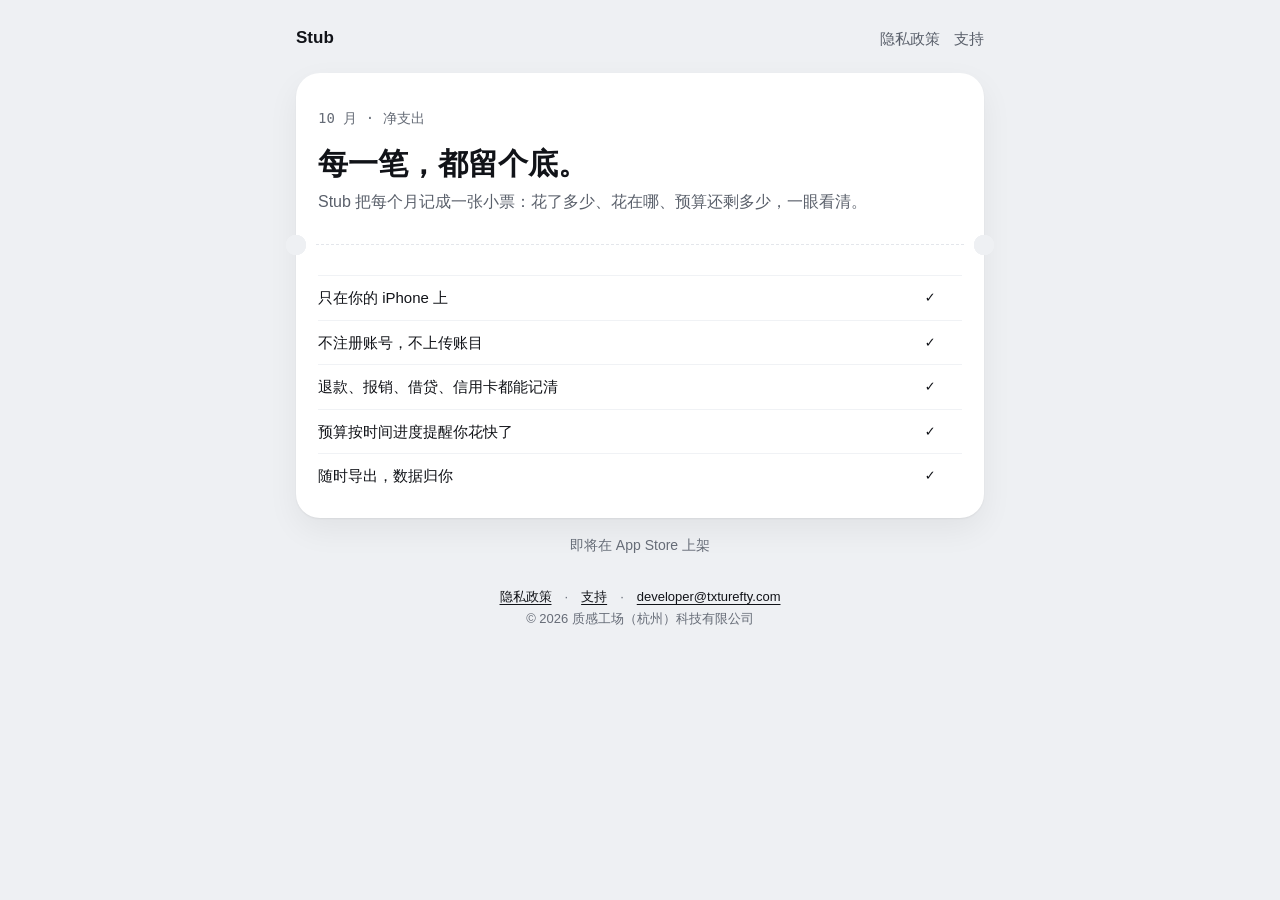
<file: index.html>
<!doctype html>
<html lang="zh-CN">
<head>
<meta charset="utf-8">
<meta name="viewport" content="width=device-width,initial-scale=1">
<title>Stub</title>
<meta name="description" content="Stub：只在你的 iPhone 上运行的小票式记账 App。">
<link rel="stylesheet" href="style.css">
</head>
<body>
<div class="wrap">
<nav><span class="brand">Stub</span><span class="links"><a href="privacy.html">隐私政策</a><a href="support.html">支持</a></span></nav>
<article class="receipt">
<div class="sec">
<p class="muted mono">10 月 · 净支出</p>
<h1>每一笔，都留个底。</h1>
<p class="lead">Stub 把每个月记成一张小票：花了多少、花在哪、预算还剩多少，一眼看清。</p>
</div>
<div class="perf" aria-hidden="true"></div>
<div class="sec">
<table>
<tr><td>只在你的 iPhone 上</td><td class="c mono">✓</td></tr>
<tr><td>不注册账号，不上传账目</td><td class="c mono">✓</td></tr>
<tr><td>退款、报销、借贷、信用卡都能记清</td><td class="c mono">✓</td></tr>
<tr><td>预算按时间进度提醒你花快了</td><td class="c mono">✓</td></tr>
<tr><td>随时导出，数据归你</td><td class="c mono">✓</td></tr>
</table>
</div>
</article>
<p class="muted" style="text-align:center">即将在 App Store 上架</p>
<footer><a href="privacy.html">隐私政策</a>　·　<a href="support.html">支持</a>　·　<a href="mailto:developer@txturefty.com">developer@txturefty.com</a><br>© 2026 质感工场（杭州）科技有限公司</footer>
</div>
</body>
</html>
</file>
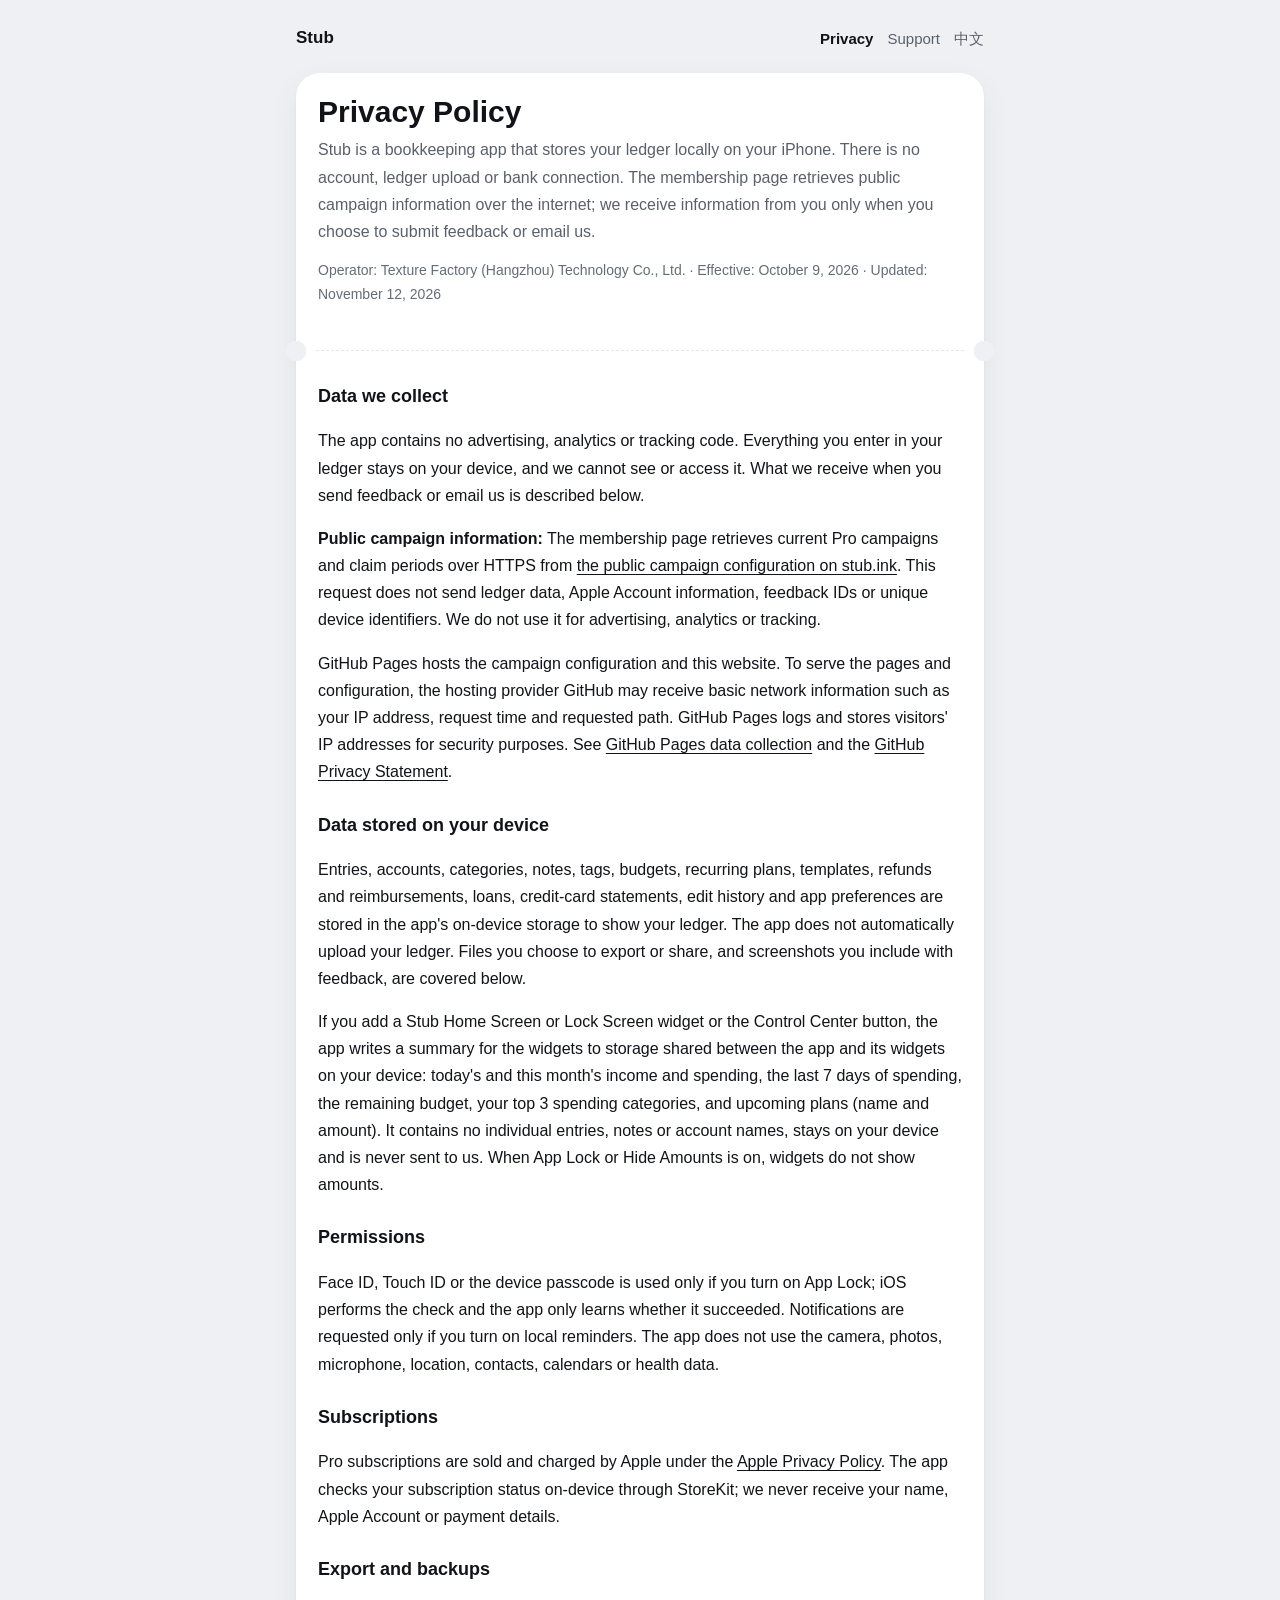
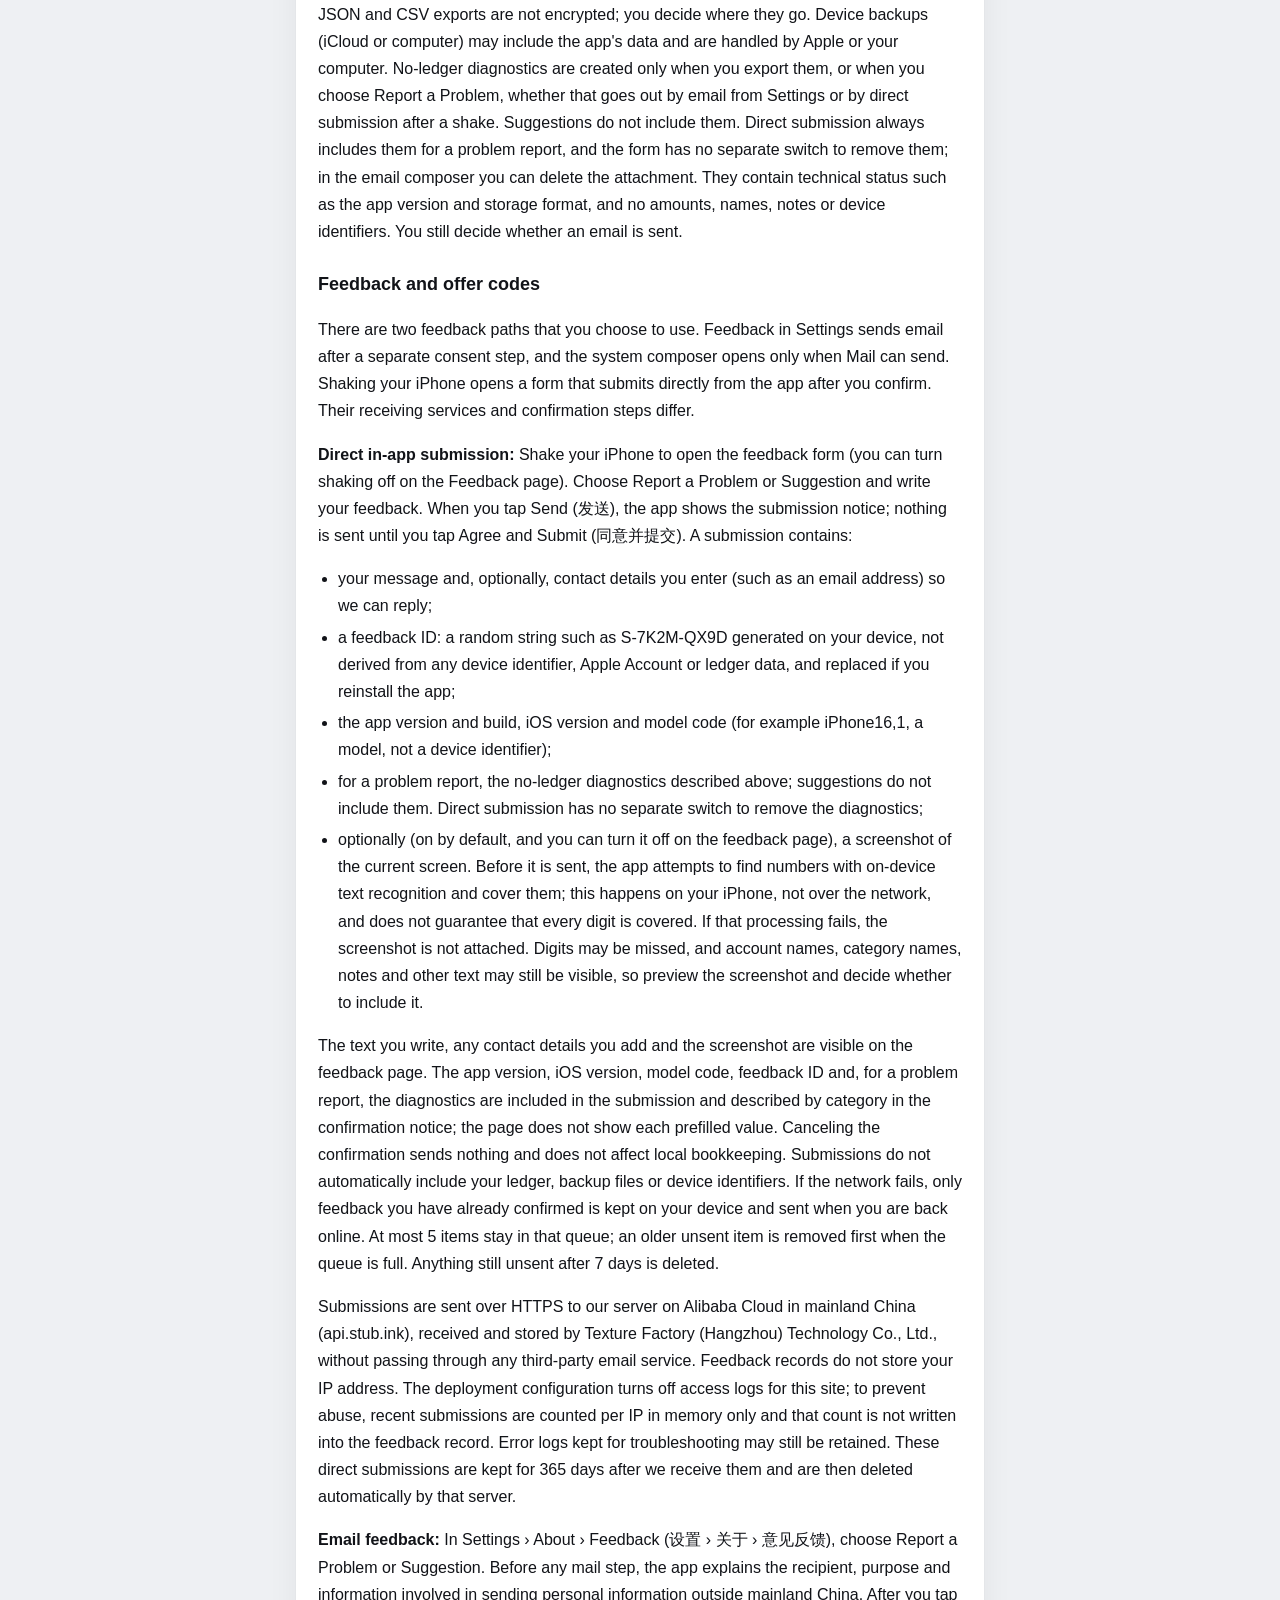
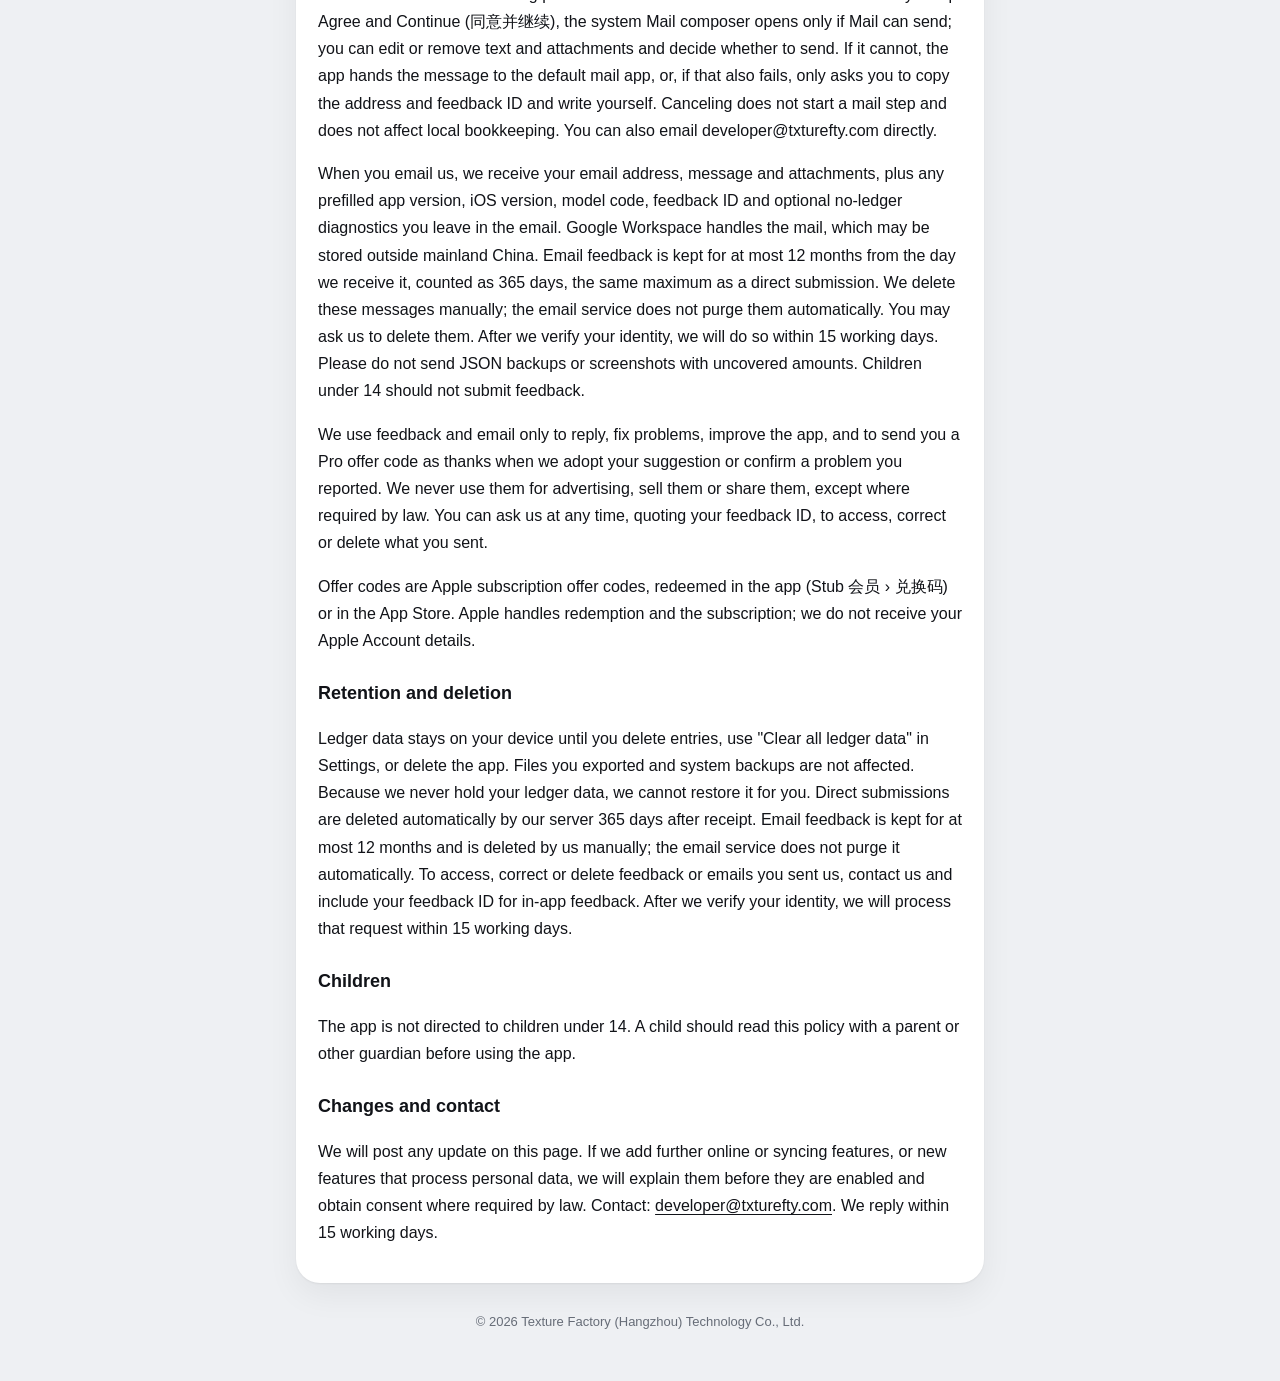
<file: privacy-en.html>
<!doctype html>
<html lang="en">
<head>
<meta charset="utf-8">
<meta name="viewport" content="width=device-width,initial-scale=1">
<title>Privacy Policy · Stub</title>
<link rel="stylesheet" href="style.css">
</head>
<body>
<div class="wrap">
<nav><a class="brand" href="./">Stub</a><span class="links"><a href="privacy-en.html" aria-current="page">Privacy</a><a href="support-en.html">Support</a><a href="privacy.html">中文</a></span></nav>
<article class="receipt">
<div class="sec">
<h1>Privacy Policy</h1>
<p class="lead">Stub is a bookkeeping app that stores your ledger locally on your iPhone. There is no account, ledger upload or bank connection. The membership page retrieves public campaign information over the internet; we receive information from you only when you choose to submit feedback or email us.</p>
<p class="muted">Operator: Texture Factory (Hangzhou) Technology Co., Ltd. · Effective: October 9, 2026 · Updated: November 12, 2026</p>
</div>
<div class="perf" aria-hidden="true"></div>
<div class="sec">
<h2>Data we collect</h2>
<p>The app contains no advertising, analytics or tracking code. Everything you enter in your ledger stays on your device, and we cannot see or access it. What we receive when you send feedback or email us is described below.</p>
<p><strong>Public campaign information:</strong> The membership page retrieves current Pro campaigns and claim periods over HTTPS from <a href="https://stub.ink/config/launch-pro.json">the public campaign configuration on stub.ink</a>. This request does not send ledger data, Apple Account information, feedback IDs or unique device identifiers. We do not use it for advertising, analytics or tracking.</p>
<p>GitHub Pages hosts the campaign configuration and this website. To serve the pages and configuration, the hosting provider GitHub may receive basic network information such as your IP address, request time and requested path. GitHub Pages logs and stores visitors' IP addresses for security purposes. See <a href="https://docs.github.com/en/pages/getting-started-with-github-pages/what-is-github-pages#data-collection">GitHub Pages data collection</a> and the <a href="https://docs.github.com/en/site-policy/privacy-policies/github-general-privacy-statement">GitHub Privacy Statement</a>.</p>
<h2>Data stored on your device</h2>
<p>Entries, accounts, categories, notes, tags, budgets, recurring plans, templates, refunds and reimbursements, loans, credit-card statements, edit history and app preferences are stored in the app's on-device storage to show your ledger. The app does not automatically upload your ledger. Files you choose to export or share, and screenshots you include with feedback, are covered below.</p>
<p>If you add a Stub Home Screen or Lock Screen widget or the Control Center button, the app writes a summary for the widgets to storage shared between the app and its widgets on your device: today's and this month's income and spending, the last 7 days of spending, the remaining budget, your top 3 spending categories, and upcoming plans (name and amount). It contains no individual entries, notes or account names, stays on your device and is never sent to us. When App Lock or Hide Amounts is on, widgets do not show amounts.</p>
<h2>Permissions</h2>
<p>Face ID, Touch ID or the device passcode is used only if you turn on App Lock; iOS performs the check and the app only learns whether it succeeded. Notifications are requested only if you turn on local reminders. The app does not use the camera, photos, microphone, location, contacts, calendars or health data.</p>
<h2>Subscriptions</h2>
<p>Pro subscriptions are sold and charged by Apple under the <a href="https://www.apple.com/legal/privacy/">Apple Privacy Policy</a>. The app checks your subscription status on-device through StoreKit; we never receive your name, Apple Account or payment details.</p>
<h2>Export and backups</h2>
<p>JSON and CSV exports are not encrypted; you decide where they go. Device backups (iCloud or computer) may include the app's data and are handled by Apple or your computer. No-ledger diagnostics are created only when you export them, or when you choose Report a Problem, whether that goes out by email from Settings or by direct submission after a shake. Suggestions do not include them. Direct submission always includes them for a problem report, and the form has no separate switch to remove them; in the email composer you can delete the attachment. They contain technical status such as the app version and storage format, and no amounts, names, notes or device identifiers. You still decide whether an email is sent.</p>
<h2>Feedback and offer codes</h2>
<p>There are two feedback paths that you choose to use. Feedback in Settings sends email after a separate consent step, and the system composer opens only when Mail can send. Shaking your iPhone opens a form that submits directly from the app after you confirm. Their receiving services and confirmation steps differ.</p>
<p><strong>Direct in-app submission:</strong> Shake your iPhone to open the feedback form (you can turn shaking off on the Feedback page). Choose Report a Problem or Suggestion and write your feedback. When you tap Send (发送), the app shows the submission notice; nothing is sent until you tap Agree and Submit (同意并提交). A submission contains:</p>
<ul>
<li>your message and, optionally, contact details you enter (such as an email address) so we can reply;</li>
<li>a feedback ID: a random string such as S-7K2M-QX9D generated on your device, not derived from any device identifier, Apple Account or ledger data, and replaced if you reinstall the app;</li>
<li>the app version and build, iOS version and model code (for example iPhone16,1, a model, not a device identifier);</li>
<li>for a problem report, the no-ledger diagnostics described above; suggestions do not include them. Direct submission has no separate switch to remove the diagnostics;</li>
<li>optionally (on by default, and you can turn it off on the feedback page), a screenshot of the current screen. Before it is sent, the app attempts to find numbers with on-device text recognition and cover them; this happens on your iPhone, not over the network, and does not guarantee that every digit is covered. If that processing fails, the screenshot is not attached. Digits may be missed, and account names, category names, notes and other text may still be visible, so preview the screenshot and decide whether to include it.</li>
</ul>
<p>The text you write, any contact details you add and the screenshot are visible on the feedback page. The app version, iOS version, model code, feedback ID and, for a problem report, the diagnostics are included in the submission and described by category in the confirmation notice; the page does not show each prefilled value. Canceling the confirmation sends nothing and does not affect local bookkeeping. Submissions do not automatically include your ledger, backup files or device identifiers. If the network fails, only feedback you have already confirmed is kept on your device and sent when you are back online. At most 5 items stay in that queue; an older unsent item is removed first when the queue is full. Anything still unsent after 7 days is deleted.</p>
<p>Submissions are sent over HTTPS to our server on Alibaba Cloud in mainland China (api.stub.ink), received and stored by Texture Factory (Hangzhou) Technology Co., Ltd., without passing through any third-party email service. Feedback records do not store your IP address. The deployment configuration turns off access logs for this site; to prevent abuse, recent submissions are counted per IP in memory only and that count is not written into the feedback record. Error logs kept for troubleshooting may still be retained. These direct submissions are kept for 365 days after we receive them and are then deleted automatically by that server.</p>
<p><strong>Email feedback:</strong> In Settings › About › Feedback (设置 › 关于 › 意见反馈), choose Report a Problem or Suggestion. Before any mail step, the app explains the recipient, purpose and information involved in sending personal information outside mainland China. After you tap Agree and Continue (同意并继续), the system Mail composer opens only if Mail can send; you can edit or remove text and attachments and decide whether to send. If it cannot, the app hands the message to the default mail app, or, if that also fails, only asks you to copy the address and feedback ID and write yourself. Canceling does not start a mail step and does not affect local bookkeeping. You can also email developer@txturefty.com directly.</p>
<p>When you email us, we receive your email address, message and attachments, plus any prefilled app version, iOS version, model code, feedback ID and optional no-ledger diagnostics you leave in the email. Google Workspace handles the mail, which may be stored outside mainland China. Email feedback is kept for at most 12 months from the day we receive it, counted as 365 days, the same maximum as a direct submission. We delete these messages manually; the email service does not purge them automatically. You may ask us to delete them. After we verify your identity, we will do so within 15 working days. Please do not send JSON backups or screenshots with uncovered amounts. Children under 14 should not submit feedback.</p>
<p>We use feedback and email only to reply, fix problems, improve the app, and to send you a Pro offer code as thanks when we adopt your suggestion or confirm a problem you reported. We never use them for advertising, sell them or share them, except where required by law. You can ask us at any time, quoting your feedback ID, to access, correct or delete what you sent.</p>
<p>Offer codes are Apple subscription offer codes, redeemed in the app (Stub 会员 › 兑换码) or in the App Store. Apple handles redemption and the subscription; we do not receive your Apple Account details.</p>
<h2>Retention and deletion</h2>
<p>Ledger data stays on your device until you delete entries, use "Clear all ledger data" in Settings, or delete the app. Files you exported and system backups are not affected. Because we never hold your ledger data, we cannot restore it for you. Direct submissions are deleted automatically by our server 365 days after receipt. Email feedback is kept for at most 12 months and is deleted by us manually; the email service does not purge it automatically. To access, correct or delete feedback or emails you sent us, contact us and include your feedback ID for in-app feedback. After we verify your identity, we will process that request within 15 working days.</p>
<h2>Children</h2>
<p>The app is not directed to children under 14. A child should read this policy with a parent or other guardian before using the app.</p>
<h2>Changes and contact</h2>
<p>We will post any update on this page. If we add further online or syncing features, or new features that process personal data, we will explain them before they are enabled and obtain consent where required by law. Contact: <a href="mailto:developer@txturefty.com">developer@txturefty.com</a>. We reply within 15 working days.</p>
</div>
</article>
<footer>© 2026 Texture Factory (Hangzhou) Technology Co., Ltd.</footer>
</div>
</body>
</html>
</file>
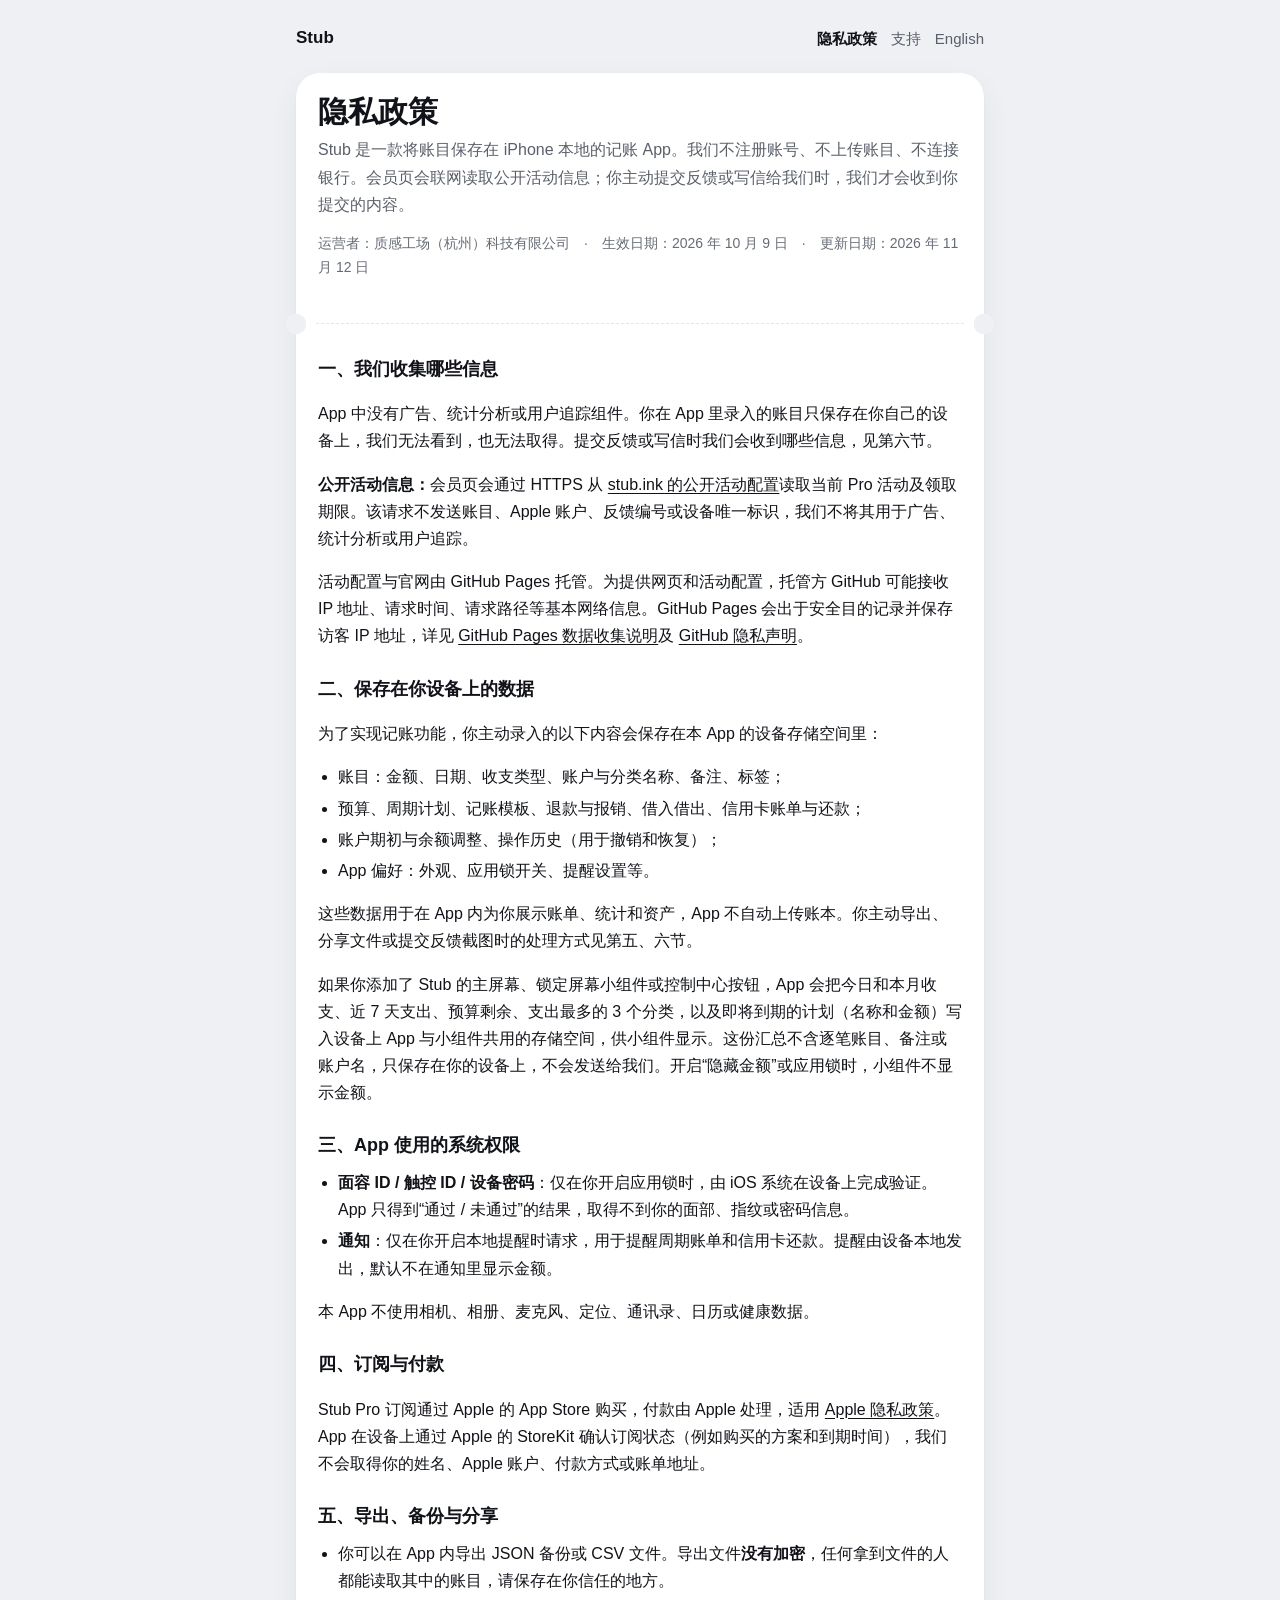
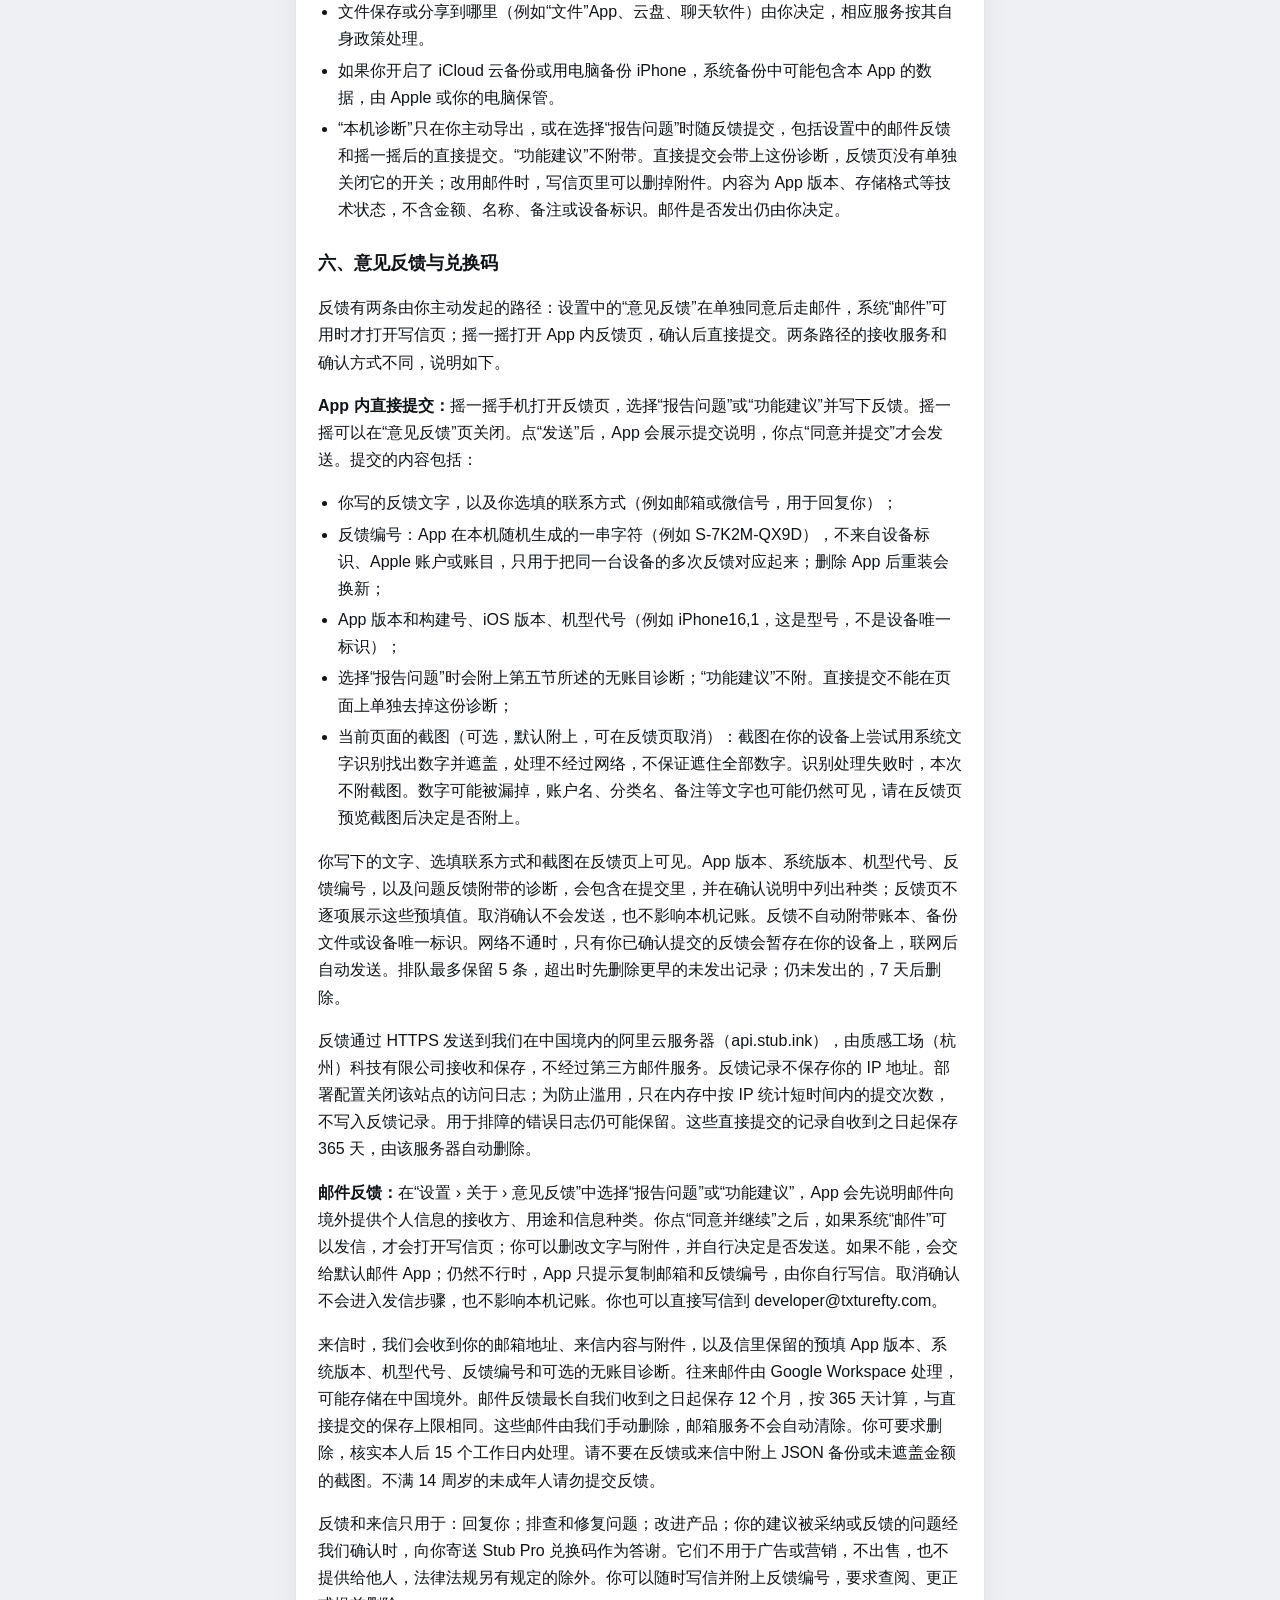
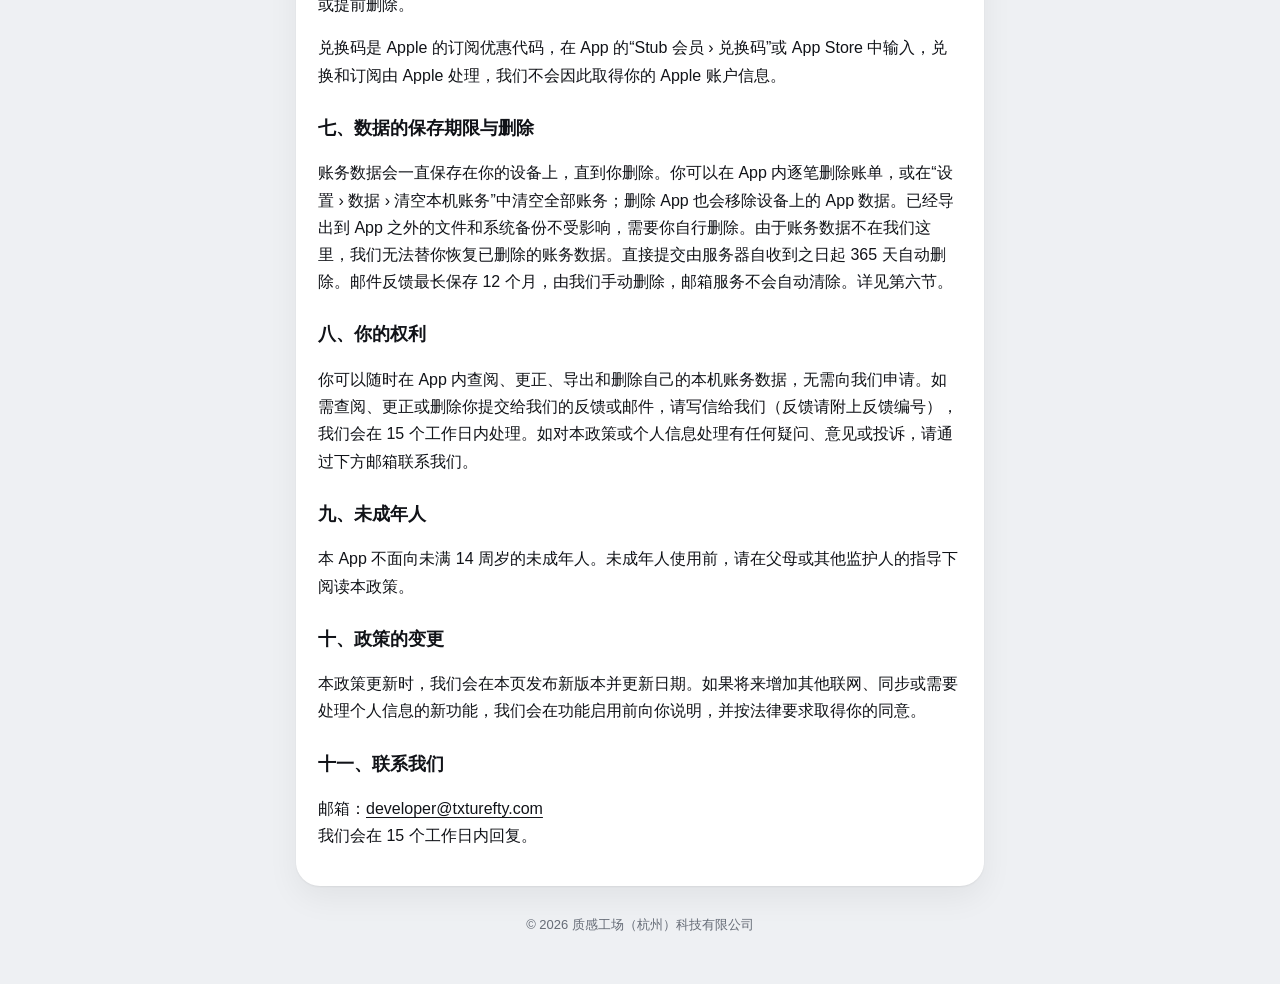
<file: privacy.html>
<!doctype html>
<html lang="zh-CN">
<head>
<meta charset="utf-8">
<meta name="viewport" content="width=device-width,initial-scale=1">
<title>隐私政策 · Stub</title>
<link rel="stylesheet" href="style.css">
</head>
<body>
<div class="wrap">
<nav><a class="brand" href="./">Stub</a><span class="links"><a href="privacy.html" aria-current="page">隐私政策</a><a href="support.html">支持</a><a href="privacy-en.html">English</a></span></nav>

<article class="receipt">
<div class="sec">
<h1>隐私政策</h1>
<p class="lead">Stub 是一款将账目保存在 iPhone 本地的记账 App。我们不注册账号、不上传账目、不连接银行。会员页会联网读取公开活动信息；你主动提交反馈或写信给我们时，我们才会收到你提交的内容。</p>
<p class="muted">运营者：质感工场（杭州）科技有限公司　·　生效日期：2026 年 10 月 9 日　·　更新日期：2026 年 11 月 12 日</p>
</div>
<div class="perf" aria-hidden="true"></div>
<div class="sec">

<h2>一、我们收集哪些信息</h2>
<p>App 中没有广告、统计分析或用户追踪组件。你在 App 里录入的账目只保存在你自己的设备上，我们无法看到，也无法取得。提交反馈或写信时我们会收到哪些信息，见第六节。</p>
<p><strong>公开活动信息：</strong>会员页会通过 HTTPS 从 <a href="https://stub.ink/config/launch-pro.json">stub.ink 的公开活动配置</a>读取当前 Pro 活动及领取期限。该请求不发送账目、Apple 账户、反馈编号或设备唯一标识，我们不将其用于广告、统计分析或用户追踪。</p>
<p>活动配置与官网由 GitHub Pages 托管。为提供网页和活动配置，托管方 GitHub 可能接收 IP 地址、请求时间、请求路径等基本网络信息。GitHub Pages 会出于安全目的记录并保存访客 IP 地址，详见 <a href="https://docs.github.com/en/pages/getting-started-with-github-pages/what-is-github-pages#data-collection">GitHub Pages 数据收集说明</a>及 <a href="https://docs.github.com/en/site-policy/privacy-policies/github-general-privacy-statement">GitHub 隐私声明</a>。</p>

<h2>二、保存在你设备上的数据</h2>
<p>为了实现记账功能，你主动录入的以下内容会保存在本 App 的设备存储空间里：</p>
<ul>
<li>账目：金额、日期、收支类型、账户与分类名称、备注、标签；</li>
<li>预算、周期计划、记账模板、退款与报销、借入借出、信用卡账单与还款；</li>
<li>账户期初与余额调整、操作历史（用于撤销和恢复）；</li>
<li>App 偏好：外观、应用锁开关、提醒设置等。</li>
</ul>
<p>这些数据用于在 App 内为你展示账单、统计和资产，App 不自动上传账本。你主动导出、分享文件或提交反馈截图时的处理方式见第五、六节。</p>
<p>如果你添加了 Stub 的主屏幕、锁定屏幕小组件或控制中心按钮，App 会把今日和本月收支、近 7 天支出、预算剩余、支出最多的 3 个分类，以及即将到期的计划（名称和金额）写入设备上 App 与小组件共用的存储空间，供小组件显示。这份汇总不含逐笔账目、备注或账户名，只保存在你的设备上，不会发送给我们。开启“隐藏金额”或应用锁时，小组件不显示金额。</p>

<h2>三、App 使用的系统权限</h2>
<ul>
<li><strong>面容 ID / 触控 ID / 设备密码</strong>：仅在你开启应用锁时，由 iOS 系统在设备上完成验证。App 只得到“通过 / 未通过”的结果，取得不到你的面部、指纹或密码信息。</li>
<li><strong>通知</strong>：仅在你开启本地提醒时请求，用于提醒周期账单和信用卡还款。提醒由设备本地发出，默认不在通知里显示金额。</li>
</ul>
<p>本 App 不使用相机、相册、麦克风、定位、通讯录、日历或健康数据。</p>

<h2>四、订阅与付款</h2>
<p>Stub Pro 订阅通过 Apple 的 App Store 购买，付款由 Apple 处理，适用 <a href="https://www.apple.com.cn/legal/privacy/">Apple 隐私政策</a>。App 在设备上通过 Apple 的 StoreKit 确认订阅状态（例如购买的方案和到期时间），我们不会取得你的姓名、Apple 账户、付款方式或账单地址。</p>

<h2>五、导出、备份与分享</h2>
<ul>
<li>你可以在 App 内导出 JSON 备份或 CSV 文件。导出文件<strong>没有加密</strong>，任何拿到文件的人都能读取其中的账目，请保存在你信任的地方。</li>
<li>文件保存或分享到哪里（例如“文件”App、云盘、聊天软件）由你决定，相应服务按其自身政策处理。</li>
<li>如果你开启了 iCloud 云备份或用电脑备份 iPhone，系统备份中可能包含本 App 的数据，由 Apple 或你的电脑保管。</li>
<li>“本机诊断”只在你主动导出，或在选择“报告问题”时随反馈提交，包括设置中的邮件反馈和摇一摇后的直接提交。“功能建议”不附带。直接提交会带上这份诊断，反馈页没有单独关闭它的开关；改用邮件时，写信页里可以删掉附件。内容为 App 版本、存储格式等技术状态，不含金额、名称、备注或设备标识。邮件是否发出仍由你决定。</li>
</ul>

<h2>六、意见反馈与兑换码</h2>
<p>反馈有两条由你主动发起的路径：设置中的“意见反馈”在单独同意后走邮件，系统“邮件”可用时才打开写信页；摇一摇打开 App 内反馈页，确认后直接提交。两条路径的接收服务和确认方式不同，说明如下。</p>
<p><strong>App 内直接提交：</strong>摇一摇手机打开反馈页，选择“报告问题”或“功能建议”并写下反馈。摇一摇可以在“意见反馈”页关闭。点“发送”后，App 会展示提交说明，你点“同意并提交”才会发送。提交的内容包括：</p>
<ul>
<li>你写的反馈文字，以及你选填的联系方式（例如邮箱或微信号，用于回复你）；</li>
<li>反馈编号：App 在本机随机生成的一串字符（例如 S-7K2M-QX9D），不来自设备标识、Apple 账户或账目，只用于把同一台设备的多次反馈对应起来；删除 App 后重装会换新；</li>
<li>App 版本和构建号、iOS 版本、机型代号（例如 iPhone16,1，这是型号，不是设备唯一标识）；</li>
<li>选择“报告问题”时会附上第五节所述的无账目诊断；“功能建议”不附。直接提交不能在页面上单独去掉这份诊断；</li>
<li>当前页面的截图（可选，默认附上，可在反馈页取消）：截图在你的设备上尝试用系统文字识别找出数字并遮盖，处理不经过网络，不保证遮住全部数字。识别处理失败时，本次不附截图。数字可能被漏掉，账户名、分类名、备注等文字也可能仍然可见，请在反馈页预览截图后决定是否附上。</li>
</ul>
<p>你写下的文字、选填联系方式和截图在反馈页上可见。App 版本、系统版本、机型代号、反馈编号，以及问题反馈附带的诊断，会包含在提交里，并在确认说明中列出种类；反馈页不逐项展示这些预填值。取消确认不会发送，也不影响本机记账。反馈不自动附带账本、备份文件或设备唯一标识。网络不通时，只有你已确认提交的反馈会暂存在你的设备上，联网后自动发送。排队最多保留 5 条，超出时先删除更早的未发出记录；仍未发出的，7 天后删除。</p>
<p>反馈通过 HTTPS 发送到我们在中国境内的阿里云服务器（api.stub.ink），由质感工场（杭州）科技有限公司接收和保存，不经过第三方邮件服务。反馈记录不保存你的 IP 地址。部署配置关闭该站点的访问日志；为防止滥用，只在内存中按 IP 统计短时间内的提交次数，不写入反馈记录。用于排障的错误日志仍可能保留。这些直接提交的记录自收到之日起保存 365 天，由该服务器自动删除。</p>
<p><strong>邮件反馈：</strong>在“设置 › 关于 › 意见反馈”中选择“报告问题”或“功能建议”，App 会先说明邮件向境外提供个人信息的接收方、用途和信息种类。你点“同意并继续”之后，如果系统“邮件”可以发信，才会打开写信页；你可以删改文字与附件，并自行决定是否发送。如果不能，会交给默认邮件 App；仍然不行时，App 只提示复制邮箱和反馈编号，由你自行写信。取消确认不会进入发信步骤，也不影响本机记账。你也可以直接写信到 developer@txturefty.com。</p>
<p>来信时，我们会收到你的邮箱地址、来信内容与附件，以及信里保留的预填 App 版本、系统版本、机型代号、反馈编号和可选的无账目诊断。往来邮件由 Google Workspace 处理，可能存储在中国境外。邮件反馈最长自我们收到之日起保存 12 个月，按 365 天计算，与直接提交的保存上限相同。这些邮件由我们手动删除，邮箱服务不会自动清除。你可要求删除，核实本人后 15 个工作日内处理。请不要在反馈或来信中附上 JSON 备份或未遮盖金额的截图。不满 14 周岁的未成年人请勿提交反馈。</p>
<p>反馈和来信只用于：回复你；排查和修复问题；改进产品；你的建议被采纳或反馈的问题经我们确认时，向你寄送 Stub Pro 兑换码作为答谢。它们不用于广告或营销，不出售，也不提供给他人，法律法规另有规定的除外。你可以随时写信并附上反馈编号，要求查阅、更正或提前删除。</p>
<p>兑换码是 Apple 的订阅优惠代码，在 App 的“Stub 会员 › 兑换码”或 App Store 中输入，兑换和订阅由 Apple 处理，我们不会因此取得你的 Apple 账户信息。</p>

<h2>七、数据的保存期限与删除</h2>
<p>账务数据会一直保存在你的设备上，直到你删除。你可以在 App 内逐笔删除账单，或在“设置 › 数据 › 清空本机账务”中清空全部账务；删除 App 也会移除设备上的 App 数据。已经导出到 App 之外的文件和系统备份不受影响，需要你自行删除。由于账务数据不在我们这里，我们无法替你恢复已删除的账务数据。直接提交由服务器自收到之日起 365 天自动删除。邮件反馈最长保存 12 个月，由我们手动删除，邮箱服务不会自动清除。详见第六节。</p>

<h2>八、你的权利</h2>
<p>你可以随时在 App 内查阅、更正、导出和删除自己的本机账务数据，无需向我们申请。如需查阅、更正或删除你提交给我们的反馈或邮件，请写信给我们（反馈请附上反馈编号），我们会在 15 个工作日内处理。如对本政策或个人信息处理有任何疑问、意见或投诉，请通过下方邮箱联系我们。</p>

<h2>九、未成年人</h2>
<p>本 App 不面向未满 14 周岁的未成年人。未成年人使用前，请在父母或其他监护人的指导下阅读本政策。</p>

<h2>十、政策的变更</h2>
<p>本政策更新时，我们会在本页发布新版本并更新日期。如果将来增加其他联网、同步或需要处理个人信息的新功能，我们会在功能启用前向你说明，并按法律要求取得你的同意。</p>

<h2>十一、联系我们</h2>
<p>邮箱：<a href="mailto:developer@txturefty.com">developer@txturefty.com</a><br>我们会在 15 个工作日内回复。</p>
</div>
</article>
<footer>© 2026 质感工场（杭州）科技有限公司</footer>
</div>
</body>
</html>
</file>
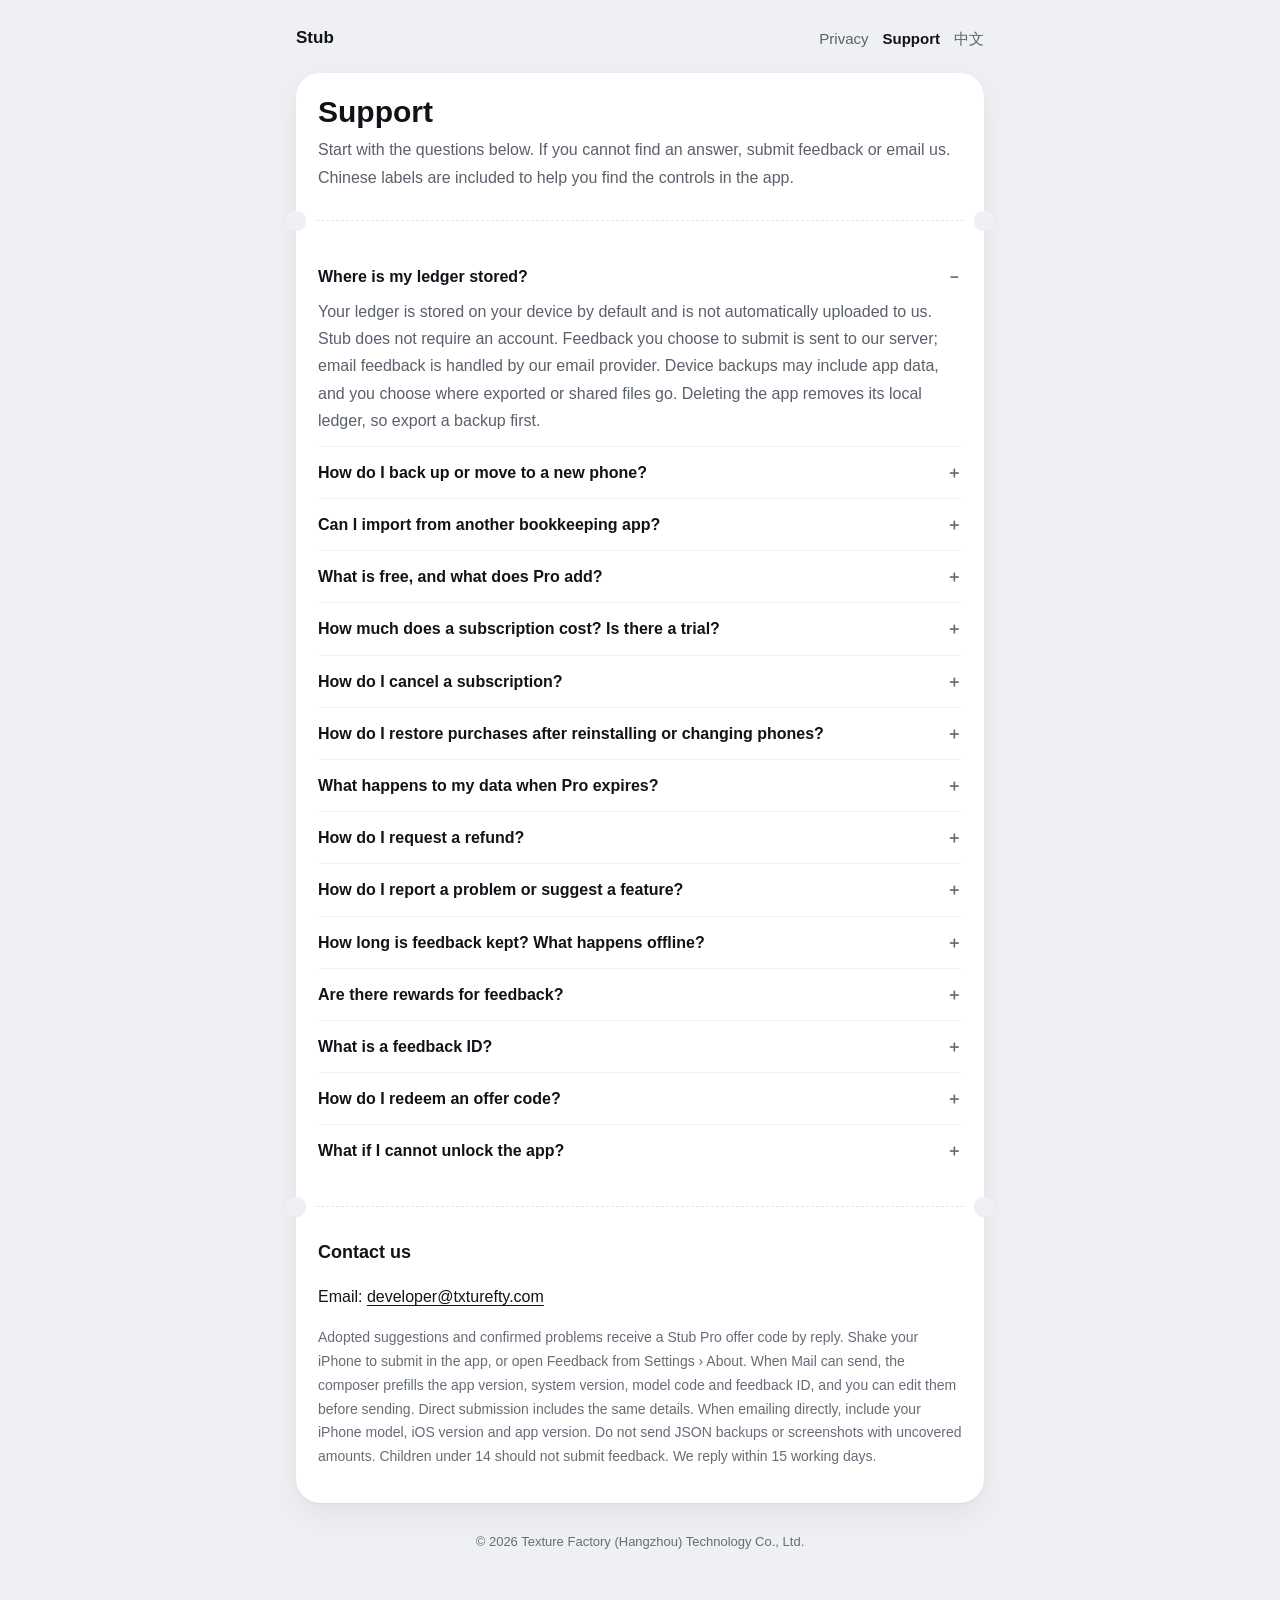
<file: support-en.html>
<!doctype html>
<html lang="en">
<head>
<meta charset="utf-8">
<meta name="viewport" content="width=device-width,initial-scale=1">
<title>Support · Stub</title>
<link rel="stylesheet" href="style.css">
</head>
<body>
<div class="wrap">
<nav><a class="brand" href="./">Stub</a><span class="links"><a href="privacy-en.html">Privacy</a><a href="support-en.html" aria-current="page">Support</a><a href="support.html">中文</a></span></nav>
<article class="receipt">
<div class="sec">
<h1>Support</h1>
<p class="lead">Start with the questions below. If you cannot find an answer, submit feedback or email us. Chinese labels are included to help you find the controls in the app.</p>
</div>
<div class="perf" aria-hidden="true"></div>
<div class="sec">
<details open><summary>Where is my ledger stored?</summary><p>Your ledger is stored on your device by default and is not automatically uploaded to us. Stub does not require an account. Feedback you choose to submit is sent to our server; email feedback is handled by our email provider. Device backups may include app data, and you choose where exported or shared files go. Deleting the app removes its local ledger, so export a backup first.</p></details>
<details><summary>How do I back up or move to a new phone?</summary><p>In Settings › Data › Backup and Restore (设置 › 数据 › 备份与恢复), export a JSON backup to Files or storage you trust. On your new phone, install Stub and choose Import JSON Backup (导入 JSON 备份) in the same section to restore your books. Backups are not encrypted; keep them somewhere safe.</p></details>
<details><summary>Can I import from another bookkeeping app?</summary><p>You can import CSV files. Follow the format shown in Settings › Data › CSV Import and Export (设置 › 数据 › CSV 导入导出). You can preview the import before confirming the batch and undo the batch afterward.</p></details>
<details><summary>What is free, and what does Pro add?</summary><p>Bookkeeping, categories, tags, entry templates, category budgets, refunds and reimbursements, loans, credit-card repayments, monthly total budgets, export and backup, App Lock and the Quick Entry widget are free. The free version allows 5 asset accounts and 5 recurring plans. Pro removes those two limits and adds budget rollover, older-month statistics and a 6-month trend, actual cash flow, multiple currencies and books, combined reimbursement receipts, batch management, and budget, spending and plan widgets.</p></details>
<details><summary>How much does a subscription cost? Is there a trial?</summary><p>Prices in mainland China are ¥6 monthly, ¥15 for 3 months and ¥36 yearly; all plans provide the same benefits. Prices elsewhere are those shown in the App Store. Eligible first-time yearly subscribers can receive a 2-month free trial, subject to Apple's eligibility check. Cancel before the trial ends to avoid a charge.</p></details>
<details><summary>How do I cancel a subscription?</summary><p>Open iPhone Settings, tap your name › Subscriptions › Stub, then choose Cancel Subscription. Cancel at least 24 hours before the current period ends to avoid renewal.</p></details>
<details><summary>How do I restore purchases after reinstalling or changing phones?</summary><p>Sign in with the same Apple Account, then open Settings › About › Stub Membership (设置 › 关于 › Stub 会员) and tap Restore Purchases (恢复购买).</p></details>
<details><summary>What happens to my data when Pro expires?</summary><p>No data is deleted. Existing entries remain available to view, edit, export and back up. Existing accounts and recurring plans above the free limits remain usable; you cannot add new ones above those limits.</p></details>
<details><summary>How do I request a refund?</summary><p>Apple handles subscription payments. Request a refund at <a href="https://reportaproblem.apple.com">reportaproblem.apple.com</a>.</p></details>
<details><summary>How do I report a problem or suggest a feature?</summary><p>There are two paths. In Settings › About › Feedback (设置 › 关于 › 意见反馈), choose Report a Problem or Suggestion. Read the notice about sending personal information outside mainland China, then tap Agree and Continue (同意并继续). If Mail can send, the system composer opens and you can change the message before deciding whether to send it. If not, the app hands it to the default mail app, or asks you to copy the address and feedback ID and write yourself. Alternatively, shake your iPhone to open the in-app feedback form. Tap Send (发送), then Agree and Submit (同意并提交), to send it to our server in mainland China. Canceling sends nothing and does not affect local bookkeeping. You can turn shaking off on the Feedback page.</p><p>Feedback includes the app version, system version, model code and a random feedback ID. The email composer shows those prefilled lines so you can edit them before sending. The shake form shows the text you write, optional contact details and the screenshot; the confirmation notice lists the other categories. A problem report includes no-ledger diagnostics, and direct submission has no switch to remove them. Shake feedback can include a screenshot. The phone attempts to cover digits first and does not guarantee that every digit is covered. If that processing fails, no screenshot is attached. Digits, account names, category names and notes may remain visible, so preview the screenshot and decide whether to keep it. Leave contact details if you want a reply. You can also email developer@txturefty.com directly.</p></details>
<details><summary>How long is feedback kept? What happens offline?</summary><p>Direct in-app submissions are deleted automatically by our server 365 days after receipt. After a network failure, only feedback you have confirmed for submission is kept locally and retried when you are online. The queue keeps at most 5 items and drops an older unsent item first; anything still unsent after 7 days is deleted. Email feedback may be stored by Google Workspace outside mainland China. We keep it for at most 12 months from the day we receive it, counted as 365 days, the same maximum as a direct submission. We delete these messages manually; the email service does not purge them automatically. You can email us with your feedback ID to request access, correction or deletion; after verification, we will process it within 15 working days. See the <a href="privacy-en.html">Privacy Policy</a>.</p></details>
<details><summary>Are there rewards for feedback?</summary><p>Yes. When we adopt a feature suggestion or confirm a reported problem, we reply with a Stub Pro offer code. We decide which suggestions to adopt; for the same issue or suggestion, the first person to report it receives the code. Leave contact details in your in-app submission or email us so we can send it to you. This is unrelated to App Store ratings and reviews.</p></details>
<details><summary>What is a feedback ID?</summary><p>It is a random string generated on your phone, such as S-7K2M-QX9D, that helps us match feedback from the same device and reply or send a thank-you code. It does not come from a device identifier, Apple Account or ledger data. Reinstalling the app generates a new one.</p></details>
<details><summary>How do I redeem an offer code?</summary><p>Open Settings › About › Stub Membership (设置 › 关于 › Stub 会员), tap Offer Code (兑换码) and follow the confirmation steps. You can also tap your profile photo in the App Store and choose Redeem Gift Card or Code. Apple handles redemption, and membership becomes active after successful redemption. Codes expire, so use them promptly.</p></details>
<details><summary>What if I cannot unlock the app?</summary><p>App Lock uses your iPhone's Face ID, Touch ID or device passcode. Use the same authentication you use to unlock your phone.</p></details>
</div>
<div class="perf" aria-hidden="true"></div>
<div class="sec">
<h2>Contact us</h2>
<p>Email: <a href="mailto:developer@txturefty.com">developer@txturefty.com</a></p>
<p class="muted">Adopted suggestions and confirmed problems receive a Stub Pro offer code by reply. Shake your iPhone to submit in the app, or open Feedback from Settings › About. When Mail can send, the composer prefills the app version, system version, model code and feedback ID, and you can edit them before sending. Direct submission includes the same details. When emailing directly, include your iPhone model, iOS version and app version. Do not send JSON backups or screenshots with uncovered amounts. Children under 14 should not submit feedback. We reply within 15 working days.</p>
</div>
</article>
<footer>© 2026 Texture Factory (Hangzhou) Technology Co., Ltd.</footer>
</div>
</body>
</html>
</file>
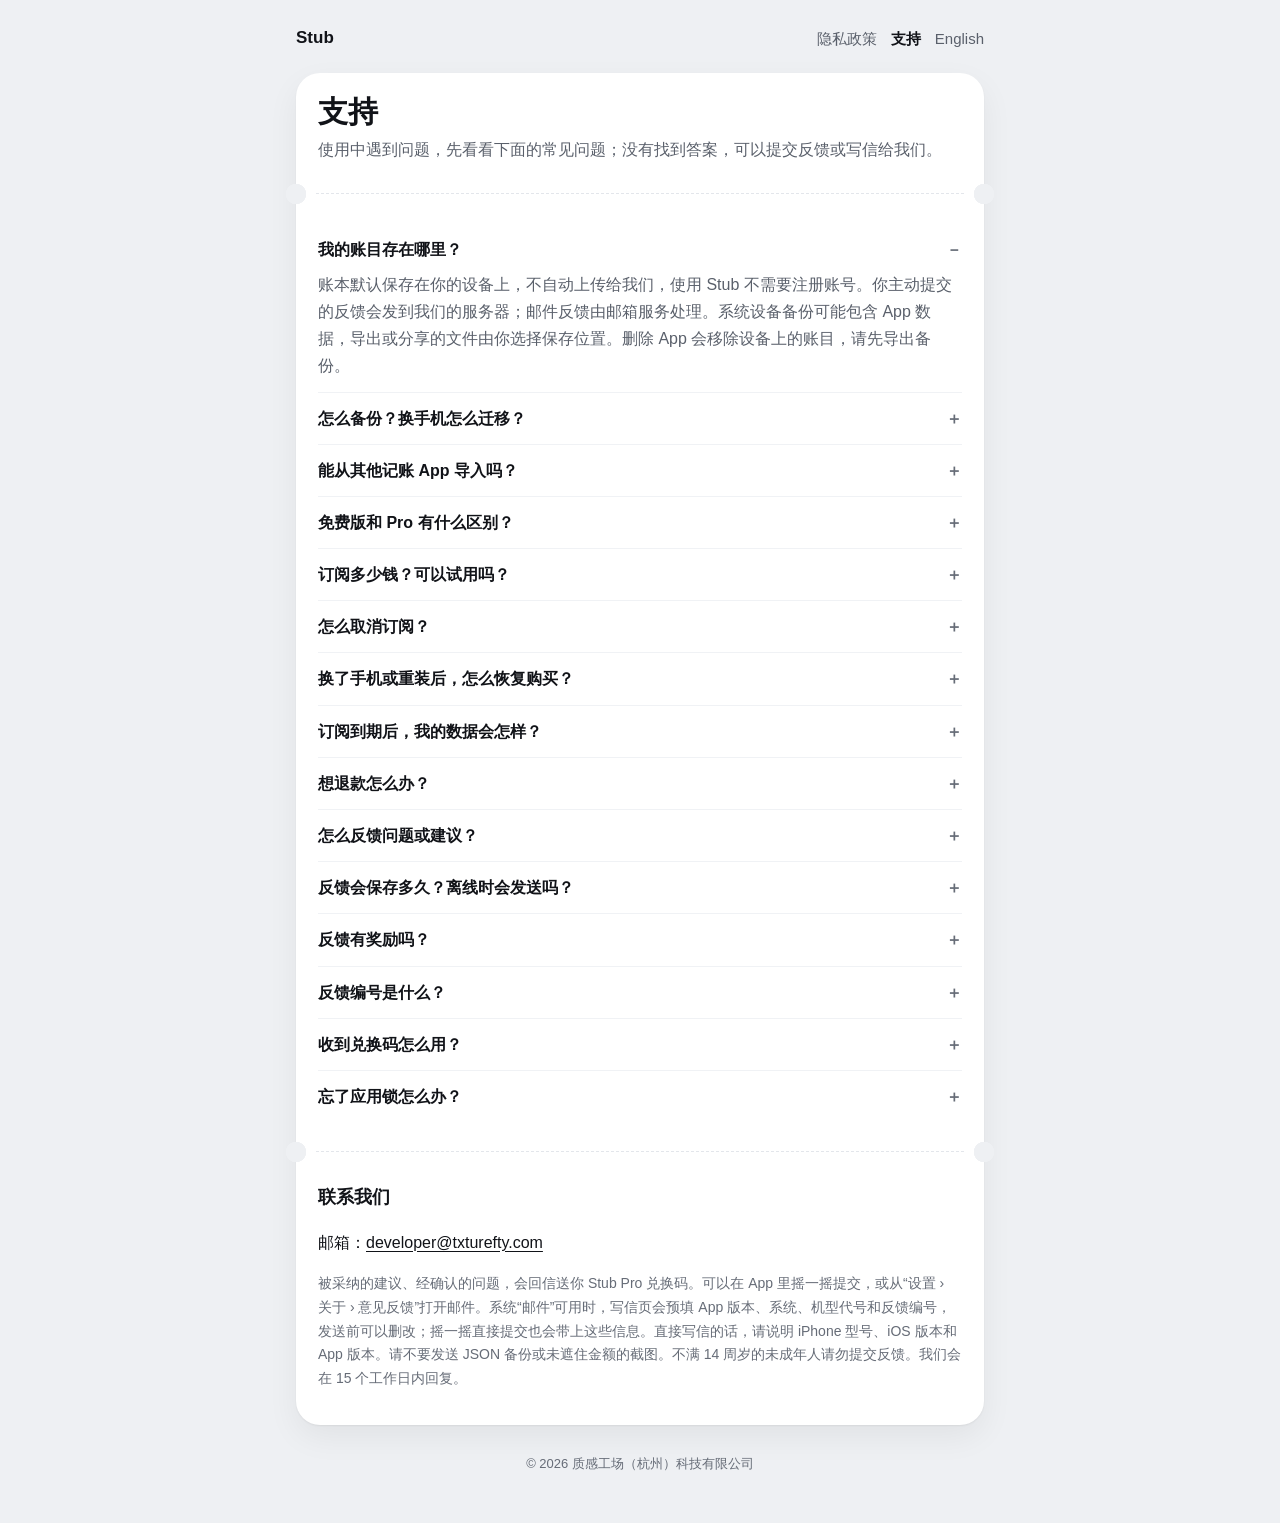
<file: support.html>
<!doctype html>
<html lang="zh-CN">
<head>
<meta charset="utf-8">
<meta name="viewport" content="width=device-width,initial-scale=1">
<title>支持 · Stub</title>
<link rel="stylesheet" href="style.css">
</head>
<body>
<div class="wrap">
<nav><a class="brand" href="./">Stub</a><span class="links"><a href="privacy.html">隐私政策</a><a href="support.html" aria-current="page">支持</a><a href="support-en.html">English</a></span></nav>

<article class="receipt">
<div class="sec">
<h1>支持</h1>
<p class="lead">使用中遇到问题，先看看下面的常见问题；没有找到答案，可以提交反馈或写信给我们。</p>
</div>
<div class="perf" aria-hidden="true"></div>
<div class="sec">
<details open><summary>我的账目存在哪里？</summary><p>账本默认保存在你的设备上，不自动上传给我们，使用 Stub 不需要注册账号。你主动提交的反馈会发到我们的服务器；邮件反馈由邮箱服务处理。系统设备备份可能包含 App 数据，导出或分享的文件由你选择保存位置。删除 App 会移除设备上的账目，请先导出备份。</p></details>
<details><summary>怎么备份？换手机怎么迁移？</summary><p>在“设置 › 数据 › 备份与恢复”里导出 JSON 备份，保存到“文件”App 或你信任的云盘。到新手机安装 Stub 后，在同一位置选择“导入 JSON 备份”即可恢复全部账本。备份文件没有加密，请妥善保管。</p></details>
<details><summary>能从其他记账 App 导入吗？</summary><p>可以导入 CSV。在“设置 › 数据 › CSV 导入导出”里按页面说明的格式整理好再导入；导入前会先预览，确认后整批写入，也可以整批撤销。</p></details>
<details><summary>免费版和 Pro 有什么区别？</summary><p>记账、分类、标签、记账模板、分类预算、退款报销、借入借出、信用卡还款、每月总预算、导出备份、应用锁和“快速记一笔”小组件都免费；免费版可建 5 个资产账户和 5 条周期记账。Pro 不限账户和周期记账数量，并解锁预算结转、更早月份统计与 6 个月趋势、实际现金流、多币种、多账本、合并报销到账、批量整理，以及预算、支出和计划小组件。</p></details>
<details><summary>订阅多少钱？可以试用吗？</summary><p>中国大陆价格为月付 ¥6、季付 ¥15、年付 ¥36，三档权益相同；其他地区以 App Store 显示价格为准。符合资格的年付首次订阅可享 2 个月免费试用，资格以 Apple 确认为准，试用结束前取消不收费。</p></details>
<details><summary>怎么取消订阅？</summary><p>打开 iPhone“设置”，点按你的名字 › 订阅 › Stub，选择“取消订阅”。请在当前周期结束前至少 24 小时取消，否则会自动续费。</p></details>
<details><summary>换了手机或重装后，怎么恢复购买？</summary><p>用同一个 Apple 账户登录，在 App 的“设置 › 关于 › Stub 会员”里点“恢复购买”。</p></details>
<details><summary>订阅到期后，我的数据会怎样？</summary><p>不会删除任何数据。所有记录照常查看、编辑、导出和备份；超出免费额度的已有账户和周期记账继续可用，只是不能再新建。</p></details>
<details><summary>想退款怎么办？</summary><p>订阅款项由 Apple 收取，请在 <a href="https://reportaproblem.apple.com">reportaproblem.apple.com</a> 申请退款。</p></details>
<details><summary>怎么反馈问题或建议？</summary><p>有两种方式：在“设置 › 关于 › 意见反馈”中选“报告问题”或“功能建议”，先阅读邮件向境外提供个人信息的说明，点“同意并继续”。系统“邮件”可用时打开写信页，你可以删改内容并决定是否发送；没有可用邮件 App 时，改为交给默认邮件 App，或复制邮箱和反馈编号自行写信。也可以摇一摇手机打开 App 内反馈页，写好内容后点“发送”，再点“同意并提交”才会提交到我们的中国境内服务器。取消确认不会发送，也不影响本机记账。摇一摇可以在“意见反馈”页关闭。</p><p>反馈会带上 App 版本、系统、机型代号和随机反馈编号。邮件写信页里可以在发送前检查并删改这些预填内容。摇一摇直接提交的确认说明会列出种类，反馈页本身展示你写的文字、选填联系方式和截图。截图可选，手机会尝试遮挡数字，不保证遮住全部数字；识别处理失败时，本次不附截图。数字、账户名、分类名、备注仍可能可见，请预览后决定是否保留。选择“报告问题”时会附上无账目诊断，直接提交不能单独去掉它。想收到回复，请留下联系方式。也可以直接写信到 developer@txturefty.com。</p></details>
<details><summary>反馈会保存多久？离线时会发送吗？</summary><p>App 内直接提交的反馈自收到之日起由服务器保存 365 天后自动删除。网络失败时，只有你已经确认提交的反馈会暂存在本机，联网后自动补发；最多保留 5 条，超出时先删除更早的记录，7 天内未发出也会删除。邮件反馈由 Google Workspace 处理，可能存储在中国境外，最长自我们收到之日起保存 12 个月，按 365 天计算，与直接提交的上限相同。这些邮件由我们手动删除，邮箱服务不会自动清除。你可以写信并附反馈编号要求查阅、更正或删除，核实后 15 个工作日内处理。详见<a href="privacy.html">隐私政策</a>。</p></details>
<details><summary>反馈有奖励吗？</summary><p>有。Stub 刚起步，很需要你的帮助：被采纳的功能建议、经我们确认的问题，都会回信送你一枚 Stub Pro 兑换码。是否采纳由我们判断；同一个问题或建议，送给最先反馈的人。在 App 里提交时请留下联系方式，或直接写信，我们才能把兑换码发给你；与 App Store 评分和评论无关。</p></details>
<details><summary>反馈编号是什么？</summary><p>App 在你手机上随机生成的一串字符，例如 S-7K2M-QX9D，用来把同一台设备发来的几次反馈对上号，方便我们回复和致谢。它不来自设备标识、Apple 账户或账目；删除 App 后重装会换一个新的。</p></details>
<details><summary>收到兑换码怎么用？</summary><p>在“设置 › 关于 › Stub 会员”里点“兑换码”，输入后按提示确认；也可以在 App Store 点右上角头像 › 兑换充值卡或代码。兑换由 Apple 处理，成功后会员会自动生效。兑换码有有效期，请尽早使用。</p></details>
<details><summary>忘了应用锁怎么办？</summary><p>应用锁使用的是 iPhone 的面容 ID、触控 ID 或设备密码，用解锁手机的方式就能打开。</p></details>
</div>
<div class="perf" aria-hidden="true"></div>
<div class="sec">
<h2>联系我们</h2>
<p>邮箱：<a href="mailto:developer@txturefty.com">developer@txturefty.com</a></p>
<p class="muted">被采纳的建议、经确认的问题，会回信送你 Stub Pro 兑换码。可以在 App 里摇一摇提交，或从“设置 › 关于 › 意见反馈”打开邮件。系统“邮件”可用时，写信页会预填 App 版本、系统、机型代号和反馈编号，发送前可以删改；摇一摇直接提交也会带上这些信息。直接写信的话，请说明 iPhone 型号、iOS 版本和 App 版本。请不要发送 JSON 备份或未遮住金额的截图。不满 14 周岁的未成年人请勿提交反馈。我们会在 15 个工作日内回复。</p>
</div>
</article>
<footer>© 2026 质感工场（杭州）科技有限公司</footer>
</div>
</body>
</html>
</file>
<file: style.css>
:root{--bg:#EEF0F3;--card:#FFFFFF;--surface:#E1E4E9;--ink:#111318;--secondary:#5A606B;--muted:#666C77;--line:#E3E6EB;--hair:#F0F2F5;--signal:#FF5A36;--income:#2B50E6;}
@media (prefers-color-scheme: dark){:root{--bg:#0E1014;--card:#191C22;--surface:#23272E;--ink:#F2F4F7;--secondary:#A2A8B3;--muted:#8A909B;--line:#2A2E36;--hair:#23272E;--signal:#FF6A47;--income:#8FA6FF;}}
*{box-sizing:border-box}
html{-webkit-text-size-adjust:100%}
body{margin:0;background:var(--bg);color:var(--ink);font:16px/1.7 -apple-system,BlinkMacSystemFont,"PingFang SC","Hiragino Sans GB","Noto Sans SC","Microsoft YaHei",sans-serif}
a{color:var(--ink);text-underline-offset:3px}
.wrap{max-width:720px;margin:0 auto;padding:24px 16px 48px}
nav{display:flex;gap:16px;align-items:center;justify-content:space-between;margin-bottom:20px;font-size:15px}
nav .brand{font-weight:700;text-decoration:none;font-size:17px}
nav .links{display:flex;gap:14px;flex-wrap:wrap}
nav .links a{color:var(--secondary);text-decoration:none}
nav .links a[aria-current]{color:var(--ink);font-weight:600}
.receipt{background:var(--card);border-radius:24px;box-shadow:0 1px 2px rgba(17,19,24,.06),0 12px 32px rgba(17,19,24,.06);margin:0 0 16px}
@media (prefers-color-scheme: dark){.receipt{box-shadow:none}}
.sec{padding:20px 22px}
.perf{position:relative;height:20px}
.perf::before{content:"";position:absolute;left:20px;right:20px;top:9px;border-top:1.5px dashed var(--line)}
.perf::after{content:"";position:absolute;left:-10px;right:-10px;top:0;height:20px;background:radial-gradient(circle at 10px 10px,var(--bg) 10px,transparent 10.5px) left/20px 20px no-repeat,radial-gradient(circle at 10px 10px,var(--bg) 10px,transparent 10.5px) right/20px 20px no-repeat}
h1{font-size:30px;line-height:1.25;margin:0 0 6px}
h2{font-size:18px;margin:24px 0 8px}
h2:first-child{margin-top:0}
p,li{color:var(--ink)}
.muted{color:var(--muted);font-size:14px}
.lead{color:var(--secondary);margin:0}
ul{padding-left:20px;margin:8px 0}
li{margin:4px 0}
table{width:100%;border-collapse:collapse;font-size:15px}
th,td{text-align:left;padding:9px 0;border-top:1px solid var(--hair);vertical-align:top}
th{color:var(--muted);font-weight:500;font-size:13px;border-top:0}
td.c,th.c{text-align:center;width:64px;font-variant-numeric:tabular-nums}
.mono{font-family:ui-monospace,"SF Mono",Menlo,monospace;font-variant-numeric:tabular-nums}
.pill{display:inline-block;padding:2px 10px;border-radius:999px;background:var(--ink);color:var(--card);font-size:13px;font-weight:600}
.cta{display:inline-block;margin-top:14px;padding:10px 18px;border-radius:999px;background:var(--ink);color:var(--card);text-decoration:none;font-weight:600}
footer{color:var(--muted);font-size:13px;text-align:center;margin-top:28px}
details{border-top:1px solid var(--hair);padding:12px 0}
details:first-of-type{border-top:0}
summary{cursor:pointer;font-weight:600;list-style:none}
summary::-webkit-details-marker{display:none}
summary::after{content:"＋";float:right;color:var(--muted)}
details[open] summary::after{content:"－"}
details p{margin:8px 0 0;color:var(--secondary)}
</file>
